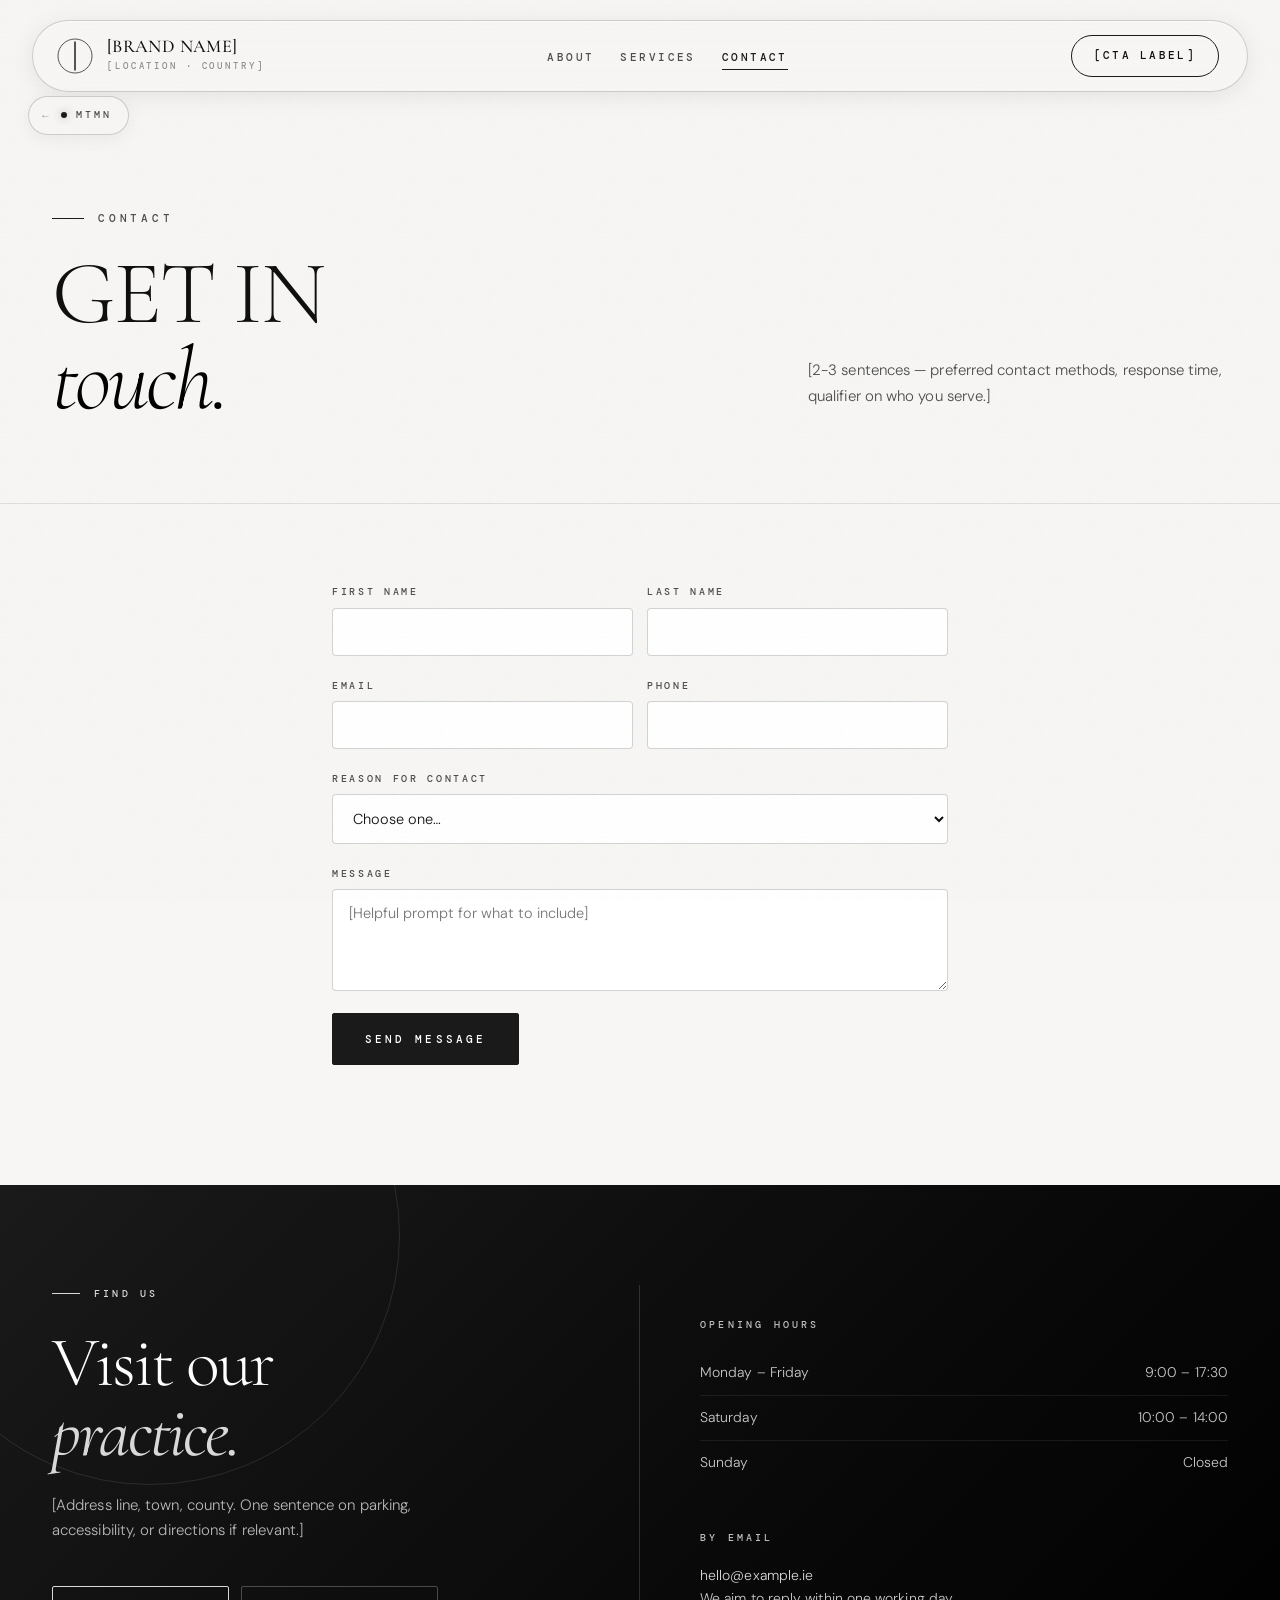
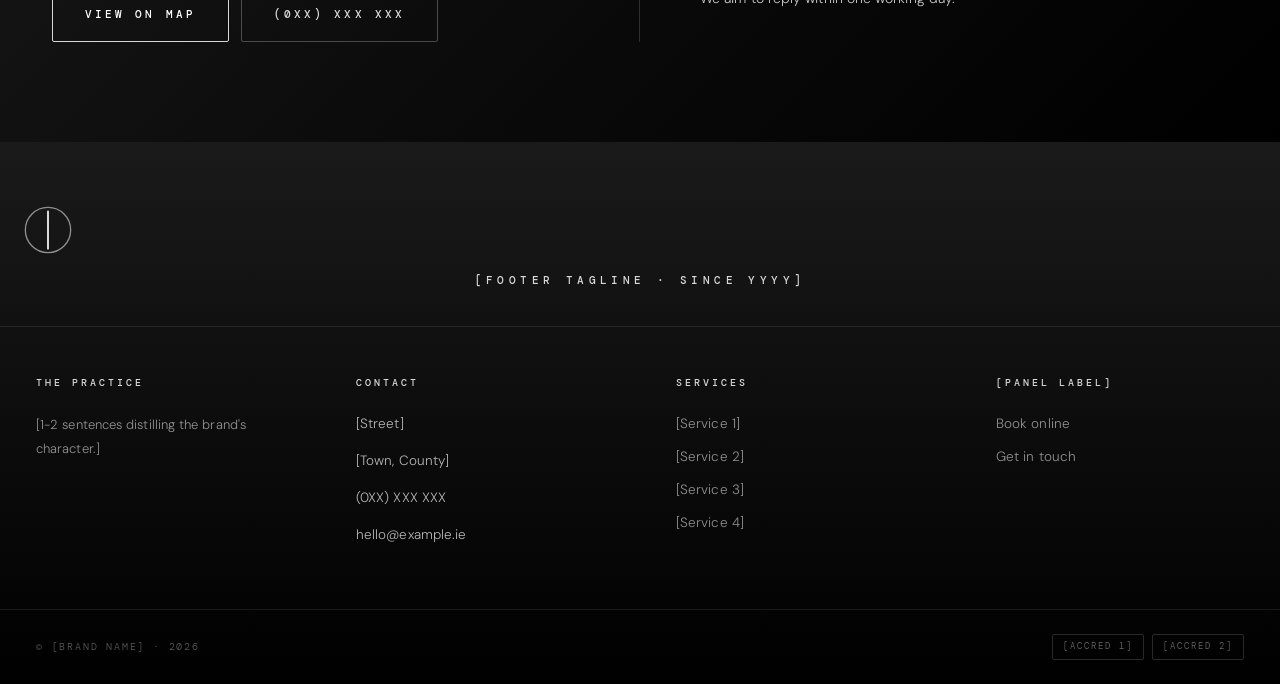
<file: contact.html>
<!DOCTYPE html>
<html lang="en">
<head>
<meta charset="utf-8">
<meta name="viewport" content="width=device-width,initial-scale=1">
<title>Contact — [Brand Name]</title>
<meta name="description" content="[~155-char description: how to get in touch, hours, location.]">
<link rel="preconnect" href="https://fonts.googleapis.com">
<link rel="preconnect" href="https://fonts.gstatic.com" crossorigin>
<link href="https://fonts.googleapis.com/css2?family=Cormorant+Garamond:ital,wght@0,300;0,400;0,500;0,600;1,300;1,400;1,500&family=DM+Sans:wght@300;400;500;600&family=DM+Mono:wght@400;500&display=swap" rel="stylesheet">
<link rel="stylesheet" href="shared.css">
</head>
<body>

<a class="mtmn-back" href="https://mtmn.ie/" aria-label="Back to MTMN Digital">
  <span class="mtmn-back-arrow">←</span>
  <span class="mtmn-back-dot" aria-hidden="true"></span>
  <span>MTMN</span>
</a>

<nav id="mainNav">
  <div class="nav-brand">
    <a href="index.html" style="display:flex;align-items:center;gap:14px">
      <svg class="nav-logo-mark" viewBox="0 0 36 36" fill="none">
        <circle cx="18" cy="18" r="17" stroke="currentColor" stroke-width="1" opacity=".7"/>
        <line x1="18" y1="4" x2="18" y2="32" stroke="currentColor" stroke-width="1.4" stroke-linecap="round"/>
      </svg>
      <div class="nav-brand-text">
        <div class="nav-brand-name">[Brand Name]</div>
        <div class="nav-brand-sub">[Location · Country]</div>
      </div>
    </a>
  </div>
  <ul>
    <li><a href="about.html">About</a></li>
    <li><a href="services.html">Services</a></li>
    <li><a href="contact.html" class="active">Contact</a></li>
  </ul>
  <a class="nav-cta" href="#book">[CTA Label]</a>
</nav>

<button class="nav-mobile-trigger" id="navMobileTrigger" aria-expanded="false" aria-controls="navMobilePanel">
  <span>Menu</span>
  <svg class="nav-mobile-chev" viewBox="0 0 24 24" fill="none" stroke="currentColor" stroke-width="2.2" stroke-linecap="round"><path d="M6 9l6 6 6-6"/></svg>
</button>
<div class="nav-mobile-panel" id="navMobilePanel">
  <a href="index.html">Home</a>
  <a href="about.html">About</a>
  <a href="services.html">Services</a>
  <a href="contact.html" class="active">Contact</a>
</div>

<!-- PAGE HEADER -->
<section class="page-header">
  <div class="page-header-inner">
    <div>
      <div class="page-header-eyebrow">Contact</div>
      <h1>Get in<br><em>touch.</em></h1>
    </div>
    <p class="page-header-sub">[2-3 sentences — preferred contact methods, response time, qualifier on who you serve.]</p>
  </div>
</section>

<!-- CONTACT FORM -->
<section class="contact-form-wrap" id="book">
  <div class="contact-form-inner">
    <form class="booking-form" id="contactForm" novalidate>
      <div class="field-row">
        <div class="field-group">
          <label class="field-label" for="firstName">First name</label>
          <input class="field-input" id="firstName" name="firstName" type="text" required>
        </div>
        <div class="field-group">
          <label class="field-label" for="lastName">Last name</label>
          <input class="field-input" id="lastName" name="lastName" type="text" required>
        </div>
      </div>
      <div class="field-row">
        <div class="field-group">
          <label class="field-label" for="email">Email</label>
          <input class="field-input" id="email" name="email" type="email" required>
        </div>
        <div class="field-group">
          <label class="field-label" for="phone">Phone</label>
          <input class="field-input" id="phone" name="phone" type="tel">
        </div>
      </div>
      <div class="field-group">
        <label class="field-label" for="topic">Reason for contact</label>
        <select class="field-select" id="topic" name="topic">
          <option value="">Choose one…</option>
          <option>[Option 1]</option>
          <option>[Option 2]</option>
          <option>[Option 3]</option>
          <option>Other</option>
        </select>
      </div>
      <div class="field-group">
        <label class="field-label" for="notes">Message</label>
        <textarea class="field-textarea" id="notes" name="notes" rows="4" placeholder="[Helpful prompt for what to include]"></textarea>
      </div>
      <button class="form-submit" type="submit">Send message</button>
    </form>
  </div>
</section>

<!-- BOOKING CTA — quick contact details -->
<section class="booking-cta">
  <div class="booking-cta-inner">
    <div class="booking-cta-left">
      <div class="booking-cta-label">Find us</div>
      <h2 class="booking-cta-heading">Visit our<br><em>practice.</em></h2>
      <p class="booking-cta-sub">[Address line, town, county. One sentence on parking, accessibility, or directions if relevant.]</p>
      <div class="booking-cta-actions">
        <a class="btn-book-main" href="https://maps.google.com/" target="_blank" rel="noopener">View on map</a>
        <a class="btn-book-call" href="tel:+3530XXXXXXXX">(0XX) XXX XXX</a>
      </div>
    </div>
    <div class="booking-cta-right">
      <div class="hours-block">
        <div class="hours-title">Opening Hours</div>
        <div class="hours-row"><span>Monday – Friday</span><span>9:00 – 17:30</span></div>
        <div class="hours-row"><span>Saturday</span><span>10:00 – 14:00</span></div>
        <div class="hours-row"><span>Sunday</span><span>Closed</span></div>
      </div>
      <div>
        <div class="hours-title">By email</div>
        <p style="font-size:14px;color:rgba(255,255,255,0.78);line-height:1.7">
          <a href="mailto:hello@example.ie" style="color:var(--accent-glow)">hello@example.ie</a><br>
          We aim to reply within one working day.
        </p>
      </div>
    </div>
  </div>
</section>

<footer>
  <div class="footer-mark">
    <div class="footer-mark-logo">
      <svg viewBox="0 0 36 36" fill="none">
        <circle cx="18" cy="18" r="17" stroke="#D8D8D8" stroke-width="1" opacity=".7"/>
        <line x1="18" y1="4" x2="18" y2="32" stroke="#FFFFFF" stroke-width="1.4" stroke-linecap="round"/>
      </svg>
    </div>
    <div class="footer-mark-tagline">[Footer tagline · Since YYYY]</div>
  </div>
  <div class="footer-top">
    <div class="footer-panel">
      <div class="footer-panel-label">The Practice</div>
      <p>[1-2 sentences distilling the brand's character.]</p>
    </div>
    <div class="footer-panel">
      <div class="footer-panel-label">Contact</div>
      <div class="footer-contact-item"><span class="footer-contact-val">[Street]</span></div>
      <div class="footer-contact-item"><span class="footer-contact-val">[Town, County]</span></div>
      <div class="footer-contact-item" style="margin-top:14px"><a class="footer-contact-val" href="tel:+3530XXXXXXXX">(0XX) XXX XXX</a></div>
      <div class="footer-contact-item"><a class="footer-contact-val" href="mailto:hello@example.ie">hello@example.ie</a></div>
    </div>
    <div class="footer-panel">
      <div class="footer-panel-label">Services</div>
      <div class="footer-services-list">
        <a href="services.html">[Service 1]</a>
        <a href="services.html">[Service 2]</a>
        <a href="services.html">[Service 3]</a>
        <a href="services.html">[Service 4]</a>
      </div>
    </div>
    <div class="footer-panel">
      <div class="footer-panel-label">[Panel label]</div>
      <div class="footer-services-list">
        <a href="contact.html#book">Book online</a>
        <a href="contact.html">Get in touch</a>
      </div>
    </div>
  </div>
  <div class="footer-bottom">
    <span class="footer-copy">© [Brand Name] · 2026</span>
    <div class="footer-accreds">
      <span class="footer-accred">[Accred 1]</span>
      <span class="footer-accred">[Accred 2]</span>
    </div>
  </div>
</footer>

<a href="tel:+3530XXXXXXXX" class="mobile-call-fab" aria-label="Call us">
  <svg width="16" height="16" viewBox="0 0 24 24" fill="none" stroke="currentColor" stroke-width="2" stroke-linecap="round"><path d="M22 16.92v3a2 2 0 01-2.18 2 19.79 19.79 0 01-8.63-3.07 19.5 19.5 0 01-6-6 19.79 19.79 0 01-3.07-8.67A2 2 0 014.11 2h3a2 2 0 012 1.72c.13.96.37 1.9.72 2.81a2 2 0 01-.45 2.11L8.09 9.91a16 16 0 006 6l1.27-1.27a2 2 0 012.11-.45c.91.35 1.85.59 2.81.72A2 2 0 0122 16.92z"/></svg>
  Call us
</a>

<script src="shared.js"></script>
</body>
</html>
</file>
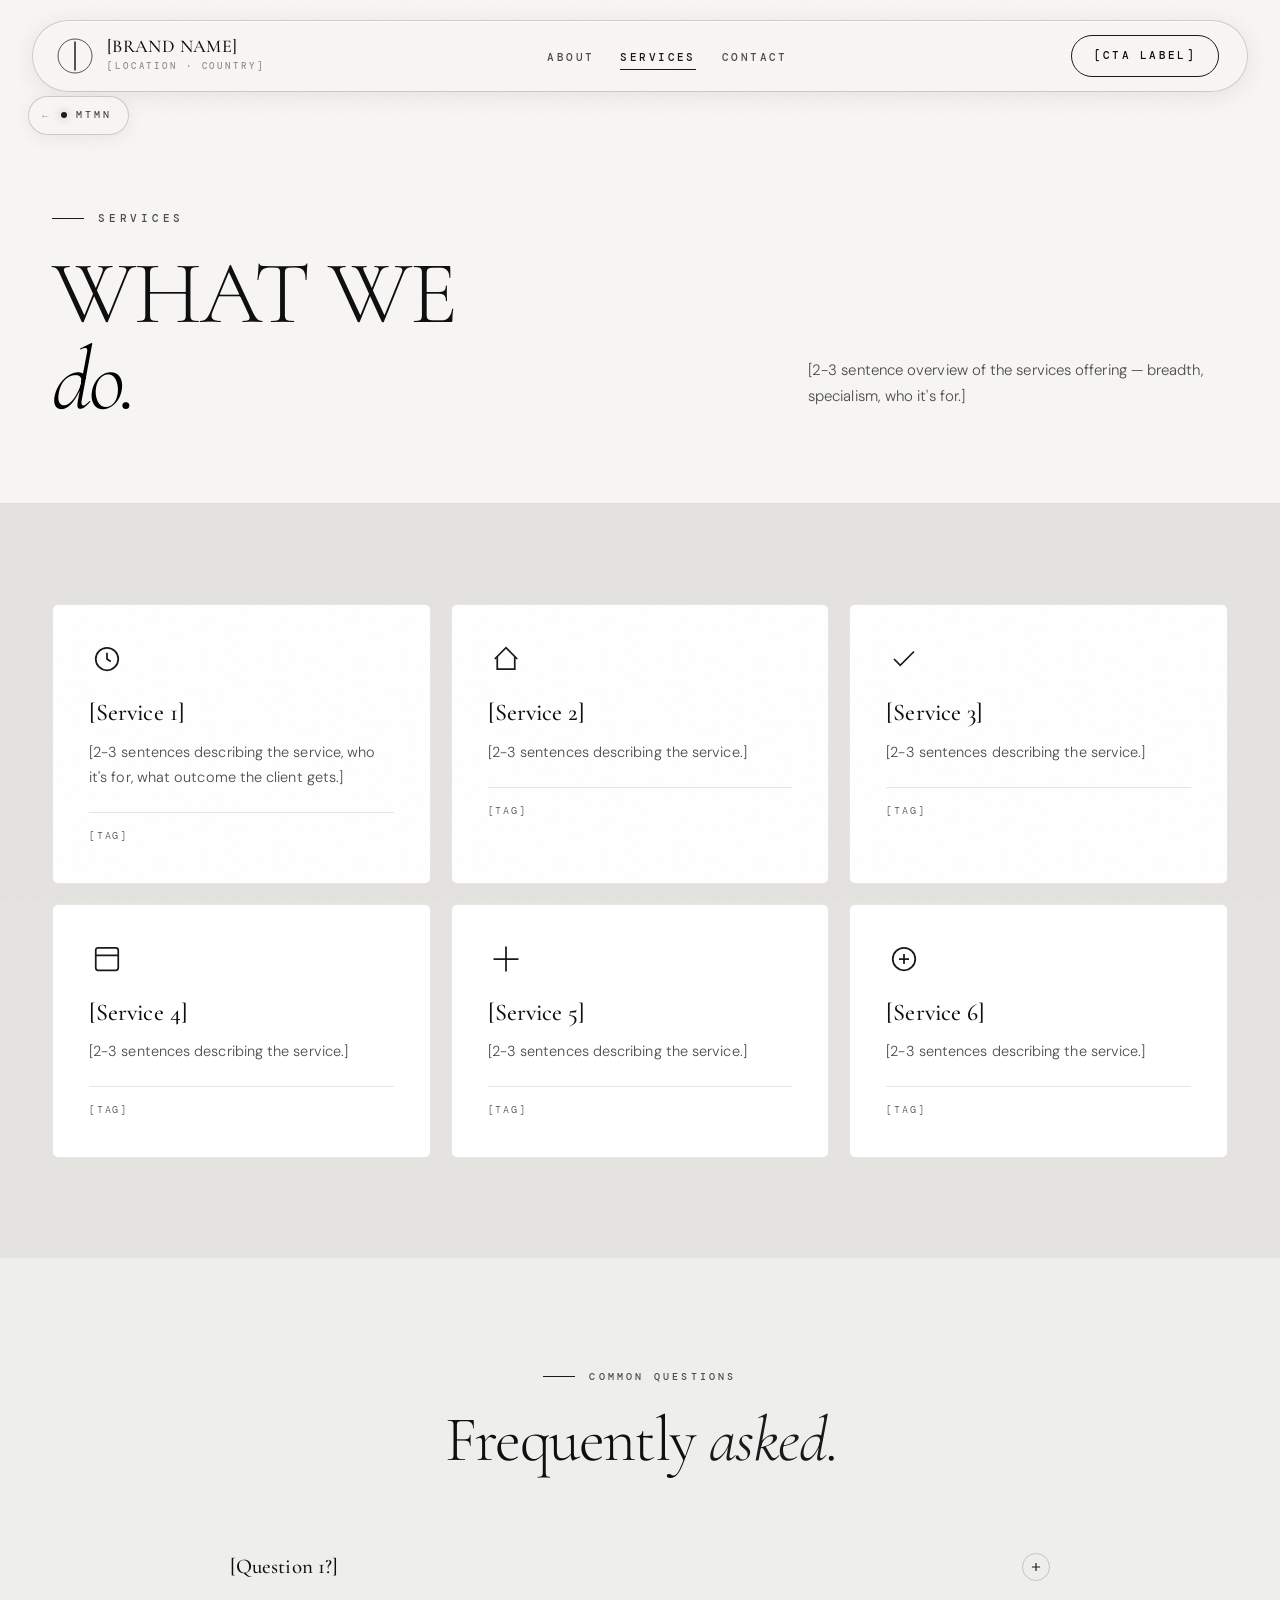
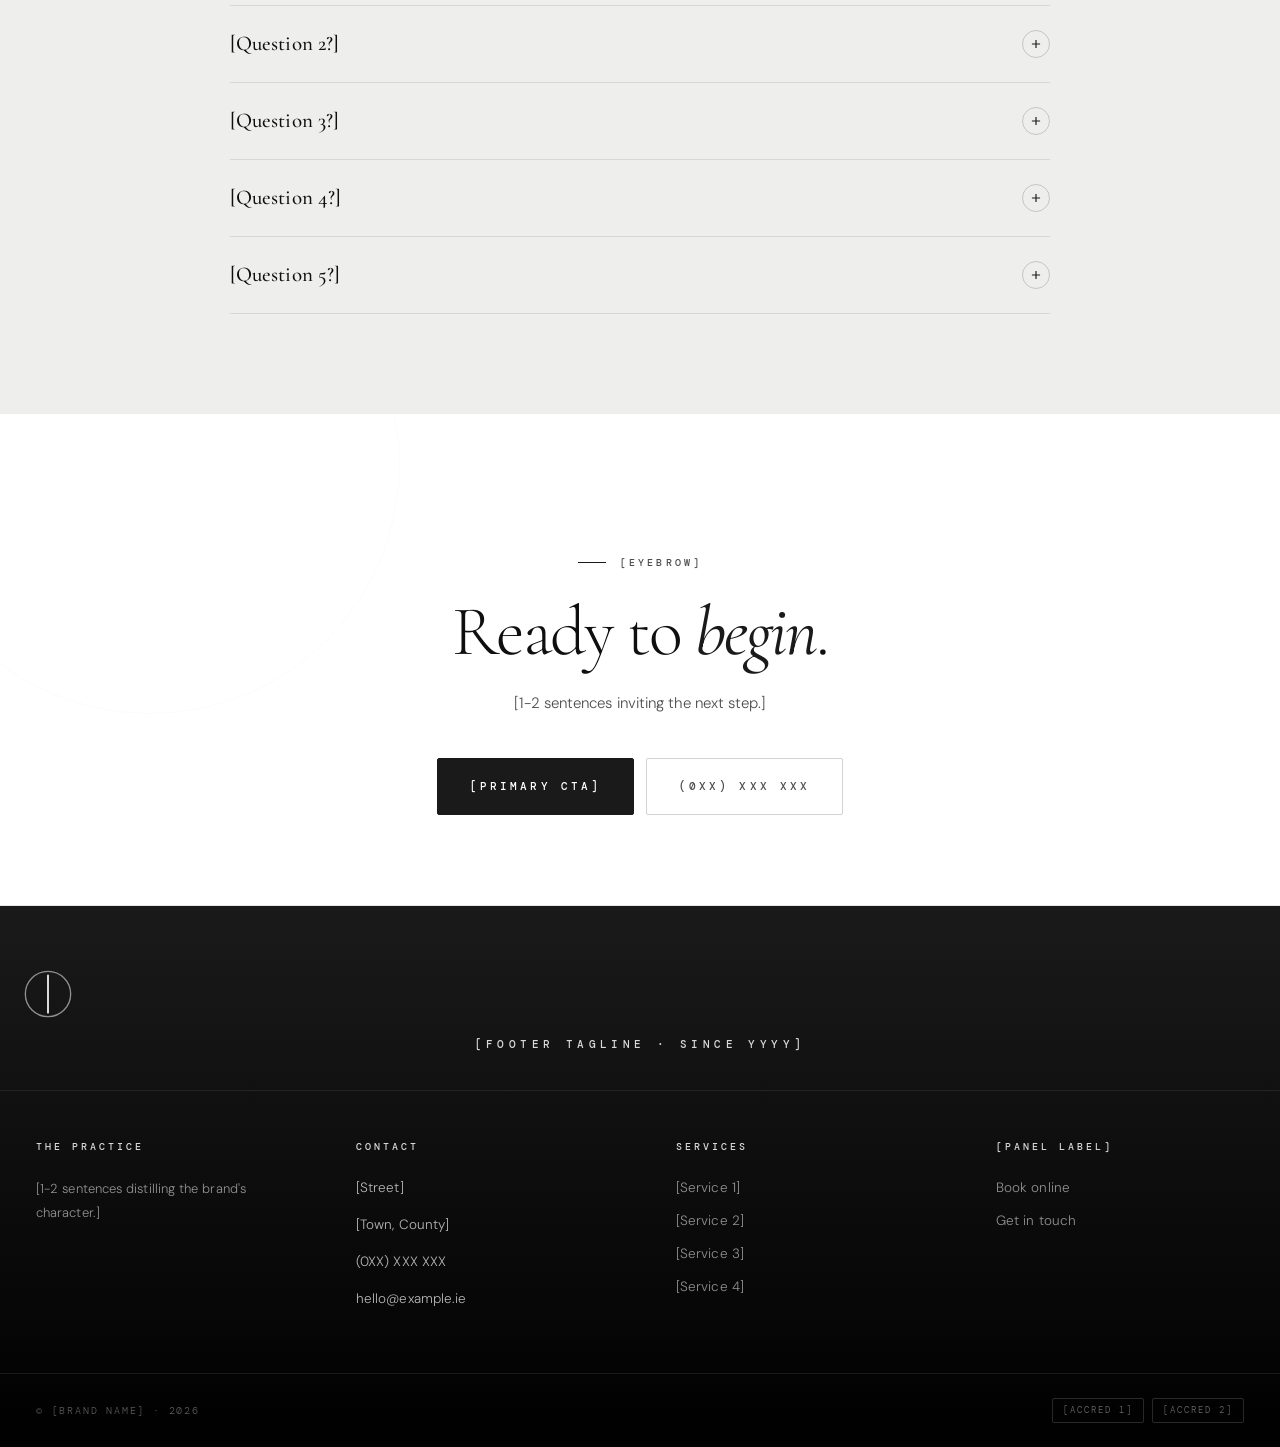
<file: services.html>
<!DOCTYPE html>
<html lang="en">
<head>
<meta charset="utf-8">
<meta name="viewport" content="width=device-width,initial-scale=1">
<title>Services — [Brand Name]</title>
<meta name="description" content="[~155-char description listing main services and the value proposition.]">
<link rel="preconnect" href="https://fonts.googleapis.com">
<link rel="preconnect" href="https://fonts.gstatic.com" crossorigin>
<link href="https://fonts.googleapis.com/css2?family=Cormorant+Garamond:ital,wght@0,300;0,400;0,500;0,600;1,300;1,400;1,500&family=DM+Sans:wght@300;400;500;600&family=DM+Mono:wght@400;500&display=swap" rel="stylesheet">
<link rel="stylesheet" href="shared.css">
</head>
<body>

<a class="mtmn-back" href="https://mtmn.ie/" aria-label="Back to MTMN Digital">
  <span class="mtmn-back-arrow">←</span>
  <span class="mtmn-back-dot" aria-hidden="true"></span>
  <span>MTMN</span>
</a>

<nav id="mainNav">
  <div class="nav-brand">
    <a href="index.html" style="display:flex;align-items:center;gap:14px">
      <svg class="nav-logo-mark" viewBox="0 0 36 36" fill="none">
        <circle cx="18" cy="18" r="17" stroke="currentColor" stroke-width="1" opacity=".7"/>
        <line x1="18" y1="4" x2="18" y2="32" stroke="currentColor" stroke-width="1.4" stroke-linecap="round"/>
      </svg>
      <div class="nav-brand-text">
        <div class="nav-brand-name">[Brand Name]</div>
        <div class="nav-brand-sub">[Location · Country]</div>
      </div>
    </a>
  </div>
  <ul>
    <li><a href="about.html">About</a></li>
    <li><a href="services.html" class="active">Services</a></li>
    <li><a href="contact.html">Contact</a></li>
  </ul>
  <a class="nav-cta" href="contact.html#book">[CTA Label]</a>
</nav>

<button class="nav-mobile-trigger" id="navMobileTrigger" aria-expanded="false" aria-controls="navMobilePanel">
  <span>Menu</span>
  <svg class="nav-mobile-chev" viewBox="0 0 24 24" fill="none" stroke="currentColor" stroke-width="2.2" stroke-linecap="round"><path d="M6 9l6 6 6-6"/></svg>
</button>
<div class="nav-mobile-panel" id="navMobilePanel">
  <a href="index.html">Home</a>
  <a href="about.html">About</a>
  <a href="services.html" class="active">Services</a>
  <a href="contact.html">Contact</a>
</div>

<!-- PAGE HEADER -->
<section class="page-header">
  <div class="page-header-inner">
    <div>
      <div class="page-header-eyebrow">Services</div>
      <h1>What we<br><em>do.</em></h1>
    </div>
    <p class="page-header-sub">[2-3 sentence overview of the services offering — breadth, specialism, who it's for.]</p>
  </div>
</section>

<!-- SERVICES GRID — full list -->
<section class="services">
  <div class="section-inner">
    <div class="services-grid">
      <div class="service-card reveal">
        <div class="service-icon"><svg viewBox="0 0 24 24" fill="none" stroke="currentColor" stroke-width="1.4"><circle cx="12" cy="12" r="9"/><path d="M12 7v5l3 2"/></svg></div>
        <h3>[Service 1]</h3>
        <p>[2-3 sentences describing the service, who it's for, what outcome the client gets.]</p>
        <span class="service-tag">[Tag]</span>
      </div>
      <div class="service-card reveal reveal-delay-1">
        <div class="service-icon"><svg viewBox="0 0 24 24" fill="none" stroke="currentColor" stroke-width="1.4"><path d="M3 12l9-9 9 9"/><path d="M5 10v10h14V10"/></svg></div>
        <h3>[Service 2]</h3>
        <p>[2-3 sentences describing the service.]</p>
        <span class="service-tag">[Tag]</span>
      </div>
      <div class="service-card reveal reveal-delay-2">
        <div class="service-icon"><svg viewBox="0 0 24 24" fill="none" stroke="currentColor" stroke-width="1.4"><path d="M20 6L9 17l-5-5"/></svg></div>
        <h3>[Service 3]</h3>
        <p>[2-3 sentences describing the service.]</p>
        <span class="service-tag">[Tag]</span>
      </div>
      <div class="service-card reveal">
        <div class="service-icon"><svg viewBox="0 0 24 24" fill="none" stroke="currentColor" stroke-width="1.4"><rect x="3" y="3" width="18" height="18" rx="2"/><path d="M3 9h18"/></svg></div>
        <h3>[Service 4]</h3>
        <p>[2-3 sentences describing the service.]</p>
        <span class="service-tag">[Tag]</span>
      </div>
      <div class="service-card reveal reveal-delay-1">
        <div class="service-icon"><svg viewBox="0 0 24 24" fill="none" stroke="currentColor" stroke-width="1.4"><path d="M12 2v20M2 12h20"/></svg></div>
        <h3>[Service 5]</h3>
        <p>[2-3 sentences describing the service.]</p>
        <span class="service-tag">[Tag]</span>
      </div>
      <div class="service-card reveal reveal-delay-2">
        <div class="service-icon"><svg viewBox="0 0 24 24" fill="none" stroke="currentColor" stroke-width="1.4"><circle cx="12" cy="12" r="9"/><path d="M8 12h8M12 8v8"/></svg></div>
        <h3>[Service 6]</h3>
        <p>[2-3 sentences describing the service.]</p>
        <span class="service-tag">[Tag]</span>
      </div>
    </div>
  </div>
</section>

<!-- FAQ -->
<section class="faq">
  <div class="section-inner">
    <div style="text-align:center;margin-bottom:56px">
      <div class="section-eyebrow" style="justify-content:center;display:inline-flex">Common questions</div>
      <h2 class="section-title">Frequently <em>asked</em>.</h2>
    </div>
    <div class="faq-list">
      <div class="faq-item">
        <div class="faq-q">
          <span>[Question 1?]</span>
          <span class="faq-icon"><svg width="14" height="14" viewBox="0 0 24 24" fill="none" stroke="currentColor" stroke-width="2"><path d="M12 5v14M5 12h14"/></svg></span>
        </div>
        <div class="faq-a">[Answer — 1-3 sentences. Direct and helpful.]</div>
      </div>
      <div class="faq-item">
        <div class="faq-q">
          <span>[Question 2?]</span>
          <span class="faq-icon"><svg width="14" height="14" viewBox="0 0 24 24" fill="none" stroke="currentColor" stroke-width="2"><path d="M12 5v14M5 12h14"/></svg></span>
        </div>
        <div class="faq-a">[Answer.]</div>
      </div>
      <div class="faq-item">
        <div class="faq-q">
          <span>[Question 3?]</span>
          <span class="faq-icon"><svg width="14" height="14" viewBox="0 0 24 24" fill="none" stroke="currentColor" stroke-width="2"><path d="M12 5v14M5 12h14"/></svg></span>
        </div>
        <div class="faq-a">[Answer.]</div>
      </div>
      <div class="faq-item">
        <div class="faq-q">
          <span>[Question 4?]</span>
          <span class="faq-icon"><svg width="14" height="14" viewBox="0 0 24 24" fill="none" stroke="currentColor" stroke-width="2"><path d="M12 5v14M5 12h14"/></svg></span>
        </div>
        <div class="faq-a">[Answer.]</div>
      </div>
      <div class="faq-item">
        <div class="faq-q">
          <span>[Question 5?]</span>
          <span class="faq-icon"><svg width="14" height="14" viewBox="0 0 24 24" fill="none" stroke="currentColor" stroke-width="2"><path d="M12 5v14M5 12h14"/></svg></span>
        </div>
        <div class="faq-a">[Answer.]</div>
      </div>
    </div>
  </div>
</section>

<!-- BOOKING CTA -->
<section class="booking-cta booking-cta-light" id="book">
  <div class="booking-cta-inner-centered">
    <div class="booking-cta-label">[Eyebrow]</div>
    <h2 class="booking-cta-heading">Ready to <em>begin</em>.</h2>
    <p class="booking-cta-sub">[1-2 sentences inviting the next step.]</p>
    <div class="booking-cta-actions">
      <a class="btn-book-main" href="contact.html#book">[Primary CTA]</a>
      <a class="btn-book-call" href="tel:+3530XXXXXXXX">(0XX) XXX XXX</a>
    </div>
  </div>
</section>

<footer>
  <div class="footer-mark">
    <div class="footer-mark-logo">
      <svg viewBox="0 0 36 36" fill="none">
        <circle cx="18" cy="18" r="17" stroke="#D8D8D8" stroke-width="1" opacity=".7"/>
        <line x1="18" y1="4" x2="18" y2="32" stroke="#FFFFFF" stroke-width="1.4" stroke-linecap="round"/>
      </svg>
    </div>
    <div class="footer-mark-tagline">[Footer tagline · Since YYYY]</div>
  </div>
  <div class="footer-top">
    <div class="footer-panel">
      <div class="footer-panel-label">The Practice</div>
      <p>[1-2 sentences distilling the brand's character.]</p>
    </div>
    <div class="footer-panel">
      <div class="footer-panel-label">Contact</div>
      <div class="footer-contact-item"><span class="footer-contact-val">[Street]</span></div>
      <div class="footer-contact-item"><span class="footer-contact-val">[Town, County]</span></div>
      <div class="footer-contact-item" style="margin-top:14px"><a class="footer-contact-val" href="tel:+3530XXXXXXXX">(0XX) XXX XXX</a></div>
      <div class="footer-contact-item"><a class="footer-contact-val" href="mailto:hello@example.ie">hello@example.ie</a></div>
    </div>
    <div class="footer-panel">
      <div class="footer-panel-label">Services</div>
      <div class="footer-services-list">
        <a href="services.html">[Service 1]</a>
        <a href="services.html">[Service 2]</a>
        <a href="services.html">[Service 3]</a>
        <a href="services.html">[Service 4]</a>
      </div>
    </div>
    <div class="footer-panel">
      <div class="footer-panel-label">[Panel label]</div>
      <div class="footer-services-list">
        <a href="contact.html#book">Book online</a>
        <a href="contact.html">Get in touch</a>
      </div>
    </div>
  </div>
  <div class="footer-bottom">
    <span class="footer-copy">© [Brand Name] · 2026</span>
    <div class="footer-accreds">
      <span class="footer-accred">[Accred 1]</span>
      <span class="footer-accred">[Accred 2]</span>
    </div>
  </div>
</footer>

<a href="tel:+3530XXXXXXXX" class="mobile-call-fab" aria-label="Call us">
  <svg width="16" height="16" viewBox="0 0 24 24" fill="none" stroke="currentColor" stroke-width="2" stroke-linecap="round"><path d="M22 16.92v3a2 2 0 01-2.18 2 19.79 19.79 0 01-8.63-3.07 19.5 19.5 0 01-6-6 19.79 19.79 0 01-3.07-8.67A2 2 0 014.11 2h3a2 2 0 012 1.72c.13.96.37 1.9.72 2.81a2 2 0 01-.45 2.11L8.09 9.91a16 16 0 006 6l1.27-1.27a2 2 0 012.11-.45c.91.35 1.85.59 2.81.72A2 2 0 0122 16.92z"/></svg>
  Call us
</a>

<script src="shared.js"></script>
</body>
</html>
</file>
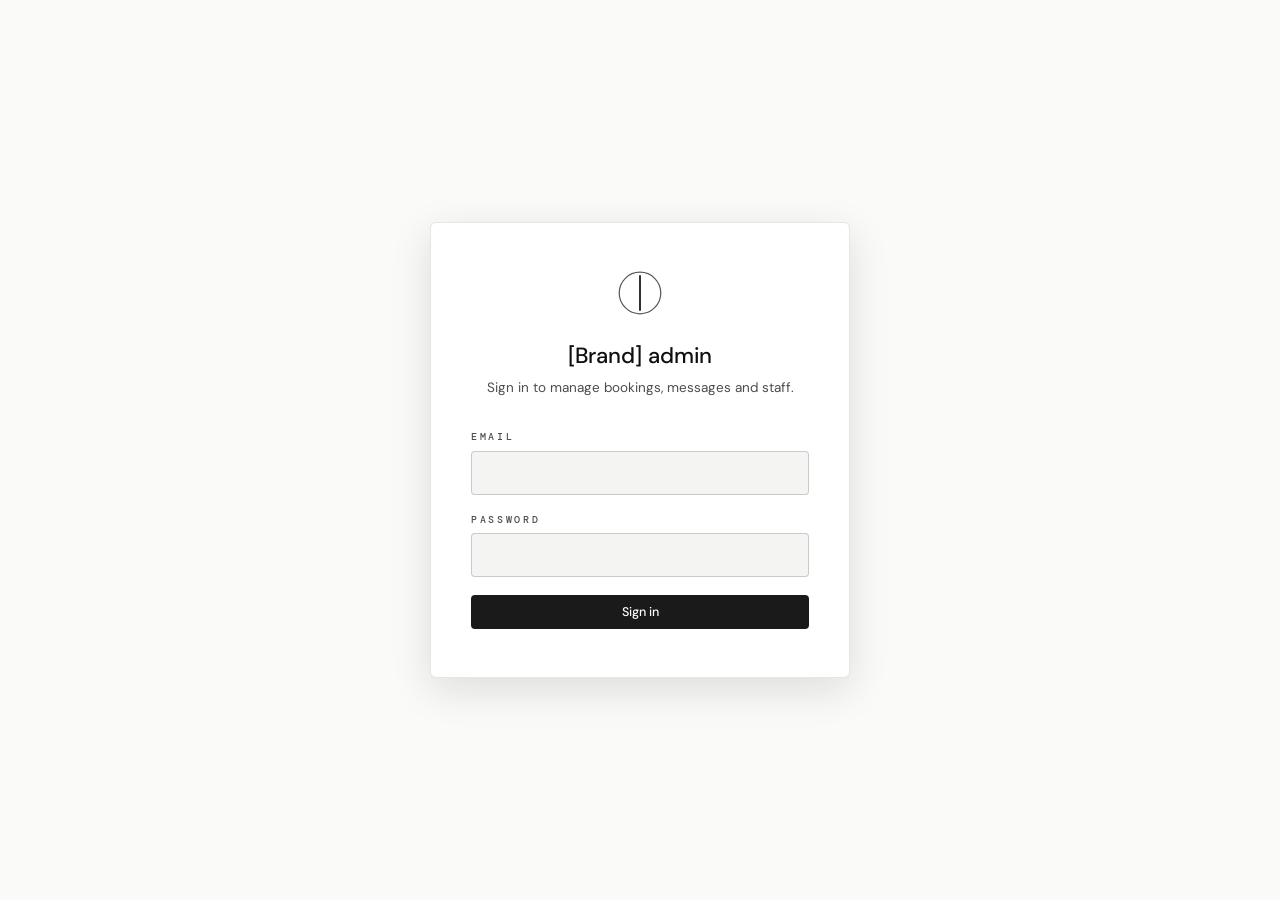
<file: modules/admin-dashboard/dashboard.html>
<!DOCTYPE html>
<html lang="en">
<head>
<meta charset="utf-8">
<meta name="viewport" content="width=device-width,initial-scale=1">
<meta name="robots" content="noindex,nofollow">
<title>Dashboard — [Brand Name]</title>
<link rel="preconnect" href="https://fonts.googleapis.com">
<link rel="preconnect" href="https://fonts.gstatic.com" crossorigin>
<link href="https://fonts.googleapis.com/css2?family=DM+Sans:wght@300;400;500;600&family=DM+Mono:wght@400;500&display=swap" rel="stylesheet">
<link rel="stylesheet" href="dashboard.css">
</head>
<body class="dash-body">

  <header class="dash-topbar">
    <div class="dash-brand">
      <svg width="28" height="28" viewBox="0 0 36 36" fill="none">
        <circle cx="18" cy="18" r="17" stroke="currentColor" stroke-width="1" opacity=".7"/>
        <line x1="18" y1="4" x2="18" y2="32" stroke="currentColor" stroke-width="1.4" stroke-linecap="round"/>
      </svg>
      <span>[Brand] admin</span>
    </div>
    <div class="dash-userbar">
      <span class="dash-user-email" id="userEmail"></span>
      <button class="btn-ghost" id="logoutBtn">Sign out</button>
    </div>
  </header>

  <div class="dash-shell">
    <nav class="dash-tabs">
      <button class="dash-tab is-active" data-tab="bookings"><span>Bookings</span><span class="dash-tab-count" id="cntBookings">0</span></button>
      <button class="dash-tab" data-tab="messages"><span>Messages</span><span class="dash-tab-count" id="cntMessages">0</span></button>
      <button class="dash-tab" data-tab="users"><span>Staff</span><span class="dash-tab-count" id="cntUsers">0</span></button>
    </nav>

    <main class="dash-main">
      <!-- Bookings -->
      <section class="dash-panel is-active" data-panel="bookings">
        <header class="dash-panel-head">
          <h2>Bookings</h2>
          <div class="dash-filters">
            <select id="bkStatusFilter" class="dash-select">
              <option value="">All statuses</option>
              <option value="pending">Pending</option>
              <option value="confirmed">Confirmed</option>
              <option value="completed">Completed</option>
              <option value="cancelled">Cancelled</option>
            </select>
          </div>
        </header>
        <div class="dash-list" id="bkList"></div>
        <aside class="dash-detail" id="bkDetail" hidden></aside>
      </section>

      <!-- Messages -->
      <section class="dash-panel" data-panel="messages">
        <header class="dash-panel-head"><h2>Contact messages</h2></header>
        <div class="dash-list" id="msgList"></div>
        <aside class="dash-detail" id="msgDetail" hidden></aside>
      </section>

      <!-- Users -->
      <section class="dash-panel" data-panel="users">
        <header class="dash-panel-head">
          <h2>Staff</h2>
          <button class="btn-primary" id="newUserBtn">Add staff</button>
        </header>
        <div class="dash-list" id="userList"></div>
        <aside class="dash-detail" id="userDetail" hidden></aside>
      </section>
    </main>
  </div>

  <div class="dash-toast" id="toast" hidden></div>

<script src="dashboard.js"></script>
</body>
</html>
</file>
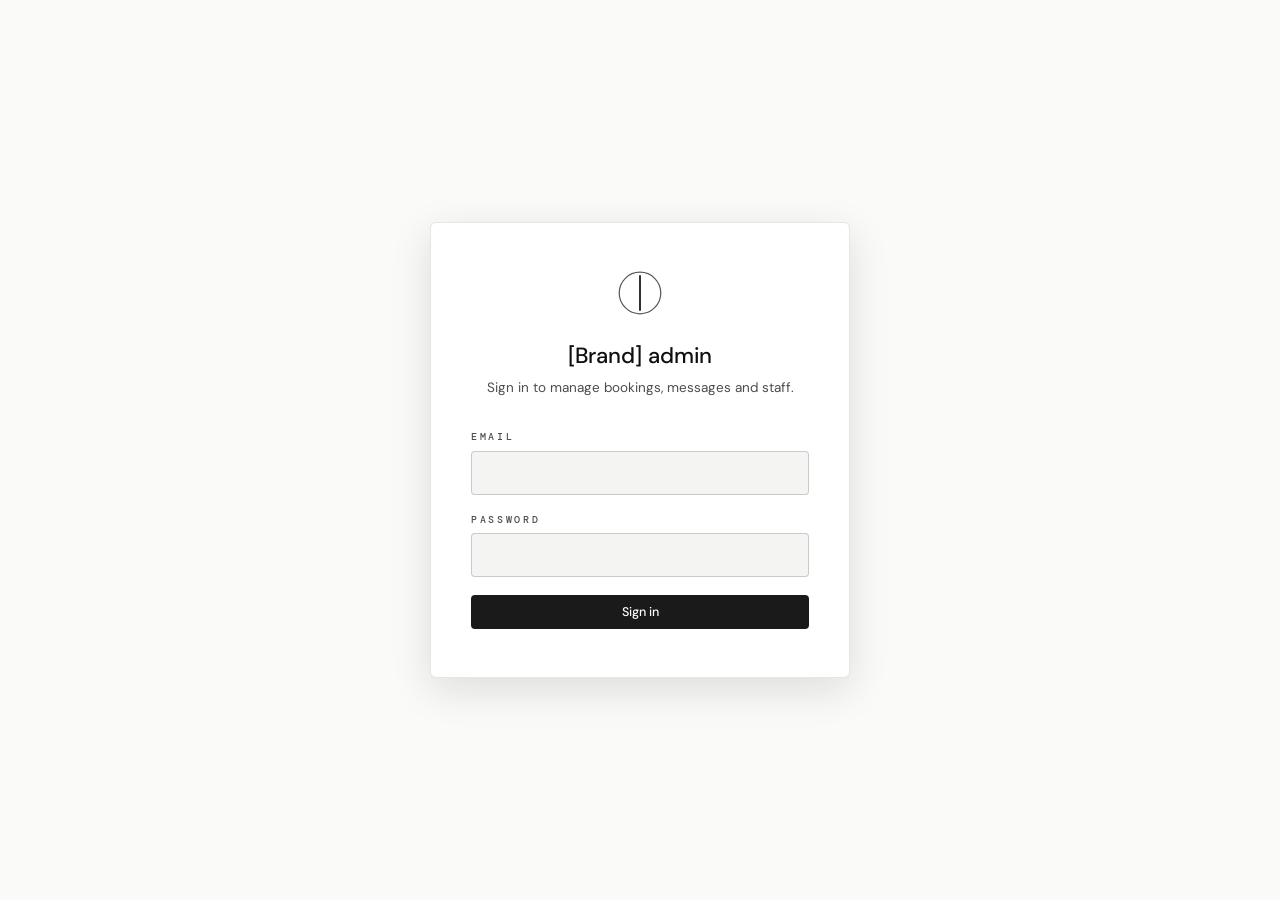
<file: modules/admin-dashboard/login.html>
<!DOCTYPE html>
<html lang="en">
<head>
<meta charset="utf-8">
<meta name="viewport" content="width=device-width,initial-scale=1">
<meta name="robots" content="noindex,nofollow">
<title>Admin login — [Brand Name]</title>
<link rel="preconnect" href="https://fonts.googleapis.com">
<link rel="preconnect" href="https://fonts.gstatic.com" crossorigin>
<link href="https://fonts.googleapis.com/css2?family=DM+Sans:wght@300;400;500;600&family=DM+Mono:wght@400;500&display=swap" rel="stylesheet">
<link rel="stylesheet" href="dashboard.css">
</head>
<body class="login-body">
  <main class="login-card">
    <div class="login-mark">
      <svg width="44" height="44" viewBox="0 0 36 36" fill="none">
        <circle cx="18" cy="18" r="17" stroke="currentColor" stroke-width="1" opacity=".7"/>
        <line x1="18" y1="4" x2="18" y2="32" stroke="currentColor" stroke-width="1.4" stroke-linecap="round"/>
      </svg>
    </div>
    <h1 class="login-title">[Brand] admin</h1>
    <p class="login-sub">Sign in to manage bookings, messages and staff.</p>

    <form id="loginForm" class="login-form" novalidate>
      <div class="field-group">
        <label for="email">Email</label>
        <input id="email" name="email" type="email" autocomplete="username" required>
      </div>
      <div class="field-group">
        <label for="password">Password</label>
        <input id="password" name="password" type="password" autocomplete="current-password" required>
      </div>
      <div class="login-error" id="loginError" hidden></div>
      <button type="submit" class="btn-primary">Sign in</button>
    </form>
  </main>

<script>
(function() {
  const form = document.getElementById('loginForm');
  const err = document.getElementById('loginError');

  // Already signed in? Hop to dashboard.
  if (sessionStorage.getItem('mtmnToken')) {
    window.location.href = 'dashboard.html';
  }

  form.addEventListener('submit', async (e) => {
    e.preventDefault();
    err.hidden = true;
    const fd = new FormData(form);
    try {
      const r = await fetch('/api/auth/login', {
        method: 'POST',
        headers: { 'Content-Type': 'application/json' },
        body: JSON.stringify({
          email: fd.get('email'),
          password: fd.get('password'),
        }),
      });
      const data = await r.json();
      if (!r.ok) throw new Error(data.error || 'sign-in failed');
      sessionStorage.setItem('mtmnToken', data.token);
      sessionStorage.setItem('mtmnUser', JSON.stringify(data.user));
      window.location.href = 'dashboard.html';
    } catch (e) {
      err.textContent = e.message || 'Sign-in failed';
      err.hidden = false;
    }
  });
})();
</script>
</body>
</html>
</file>
<file: shared.css>
/* =====================================================================
   MTMN TEMPLATE — SHARED STYLESHEET
   index.html · about.html · services.html · contact.html

   Default palette is neutral greyscale — swap the CUSTOMIZE block at the
   top of :root for brand colours. Everything below uses tokens; touch
   raw values only as a last resort.
   ===================================================================== */

*,*::before,*::after{box-sizing:border-box;margin:0;padding:0}

:root{
  /* === CUSTOMIZE PER PROJECT (neutral defaults — replace with brand) === */
  /* Page surfaces */
  --bg:#F7F6F4;
  --surface:#FFFFFF;
  --surface-alt:#EEEEEC;
  --surface-warm:#E4E3DF;

  /* Text */
  --ink:#0F0F0F;
  --ink-dim:#4D4D4D;
  --ink-faint:#8E8E8E;

  /* Accent (CTAs, active states, links) */
  --accent:#1A1A1A;
  --accent-deep:#000000;
  --accent-light:#BFBFBF;
  --accent-glow:#D8D8D8;

  /* Type families — replace if brand demands different fonts */
  --serif:'Cormorant Garamond',Georgia,serif;
  --sans:'DM Sans',system-ui,sans-serif;
  --mono:'DM Mono',ui-monospace,monospace;

  /* === STANDARD (rarely change) ========================================= */
  --rule:rgba(15,15,15,0.10);
  --rule-strong:rgba(15,15,15,0.18);
  --shadow:0 4px 24px rgba(15,15,15,0.07);
  --shadow-lg:0 18px 50px rgba(15,15,15,0.13);
  --radius:6px;
  --grad-dark:linear-gradient(135deg,#1A1A1A 0%,#0A0A0A 55%,#000000 100%);
  --ease-out:cubic-bezier(0.16,1,0.3,1);
  --ease-smooth:cubic-bezier(0.4,0,0.2,1);
}

html{scroll-behavior:smooth}
body{background:var(--bg);color:var(--ink);font-family:var(--sans);font-weight:300;line-height:1.7;-webkit-font-smoothing:antialiased;overflow-x:hidden;letter-spacing:0.005em}
a{color:inherit;text-decoration:none}
img,svg{max-width:100%;display:block}
button{font-family:inherit;cursor:pointer;border:none;background:none;color:inherit}
input,textarea,select{font-family:inherit;color:inherit}
::selection{background:var(--accent-light);color:var(--accent-deep)}

/* Subtle paper grain */
body::before{content:"";position:fixed;inset:0;pointer-events:none;z-index:1;opacity:.035;background-image:url("data:image/svg+xml;utf8,<svg xmlns='http://www.w3.org/2000/svg' width='200' height='200'><filter id='n'><feTurbulence baseFrequency='0.75' numOctaves='4' stitchTiles='stitch'/></filter><rect width='100%' height='100%' filter='url(%23n)'/></svg>")}

/* =====================================================================
   BACK-TO-MTMN PILL — keep on MTMN demo deliverables, delete for one-offs
   ===================================================================== */
.mtmn-back{position:fixed;top:96px;left:28px;z-index:101;display:inline-flex;align-items:center;gap:9px;padding:9px 16px 9px 13px;background:rgba(247,246,244,0.72);backdrop-filter:blur(18px);-webkit-backdrop-filter:blur(18px);border:1px solid rgba(15,15,15,0.18);border-radius:999px;font-family:var(--mono);font-size:9.5px;letter-spacing:.32em;text-transform:uppercase;font-weight:500;color:var(--ink-dim);box-shadow:0 4px 18px rgba(15,15,15,0.06);transition:all .35s var(--ease-out)}
.mtmn-back:hover{border-color:var(--accent);color:var(--ink);transform:translateY(-1px)}
.mtmn-back-arrow{font-size:11px;opacity:.55;transition:transform .3s var(--ease-out),opacity .3s var(--ease-out)}
.mtmn-back:hover .mtmn-back-arrow{transform:translateX(-3px);opacity:.9}
.mtmn-back-dot{width:6px;height:6px;border-radius:50%;background:var(--accent);box-shadow:0 0 10px rgba(15,15,15,0.35)}
@media(max-width:900px){.mtmn-back{top:auto;bottom:18px;left:18px;padding:8px 12px 8px 10px;font-size:8.5px;letter-spacing:.18em;gap:7px}.mtmn-back-dot{width:5px;height:5px}}

/* =====================================================================
   NAV — fixed glass pill, narrows when scrolled
   ===================================================================== */
nav{
  position:fixed;top:20px;left:50%;transform:translateX(-50%);
  z-index:100;width:95%;max-width:1480px;
  display:grid;grid-template-columns:auto 1fr auto;align-items:center;gap:40px;
  padding:14px 28px 14px 24px;
  background:rgba(247,246,244,0.72);
  backdrop-filter:blur(18px);-webkit-backdrop-filter:blur(18px);
  border:1px solid rgba(15,15,15,0.18);border-radius:999px;
  transition:width .65s var(--ease-out),background .55s var(--ease-out),box-shadow .55s var(--ease-out),border-color .55s var(--ease-out),padding .55s var(--ease-out);
  box-shadow:0 4px 24px rgba(15,15,15,0.08),inset 0 1px 0 rgba(255,255,255,0.5);
}
nav.scrolled{
  width:60%;
  background:rgba(247,246,244,0.06);
  backdrop-filter:blur(56px) saturate(2.4) brightness(1.06);
  -webkit-backdrop-filter:blur(56px) saturate(2.4) brightness(1.06);
  border-color:rgba(255,255,255,0.28);
  box-shadow:0 24px 72px rgba(15,15,15,0.22),0 4px 16px rgba(15,15,15,0.10),inset 0 1.5px 0 rgba(255,255,255,0.44);
  padding:10px 22px 10px 18px;
}
.nav-brand{display:flex;align-items:center;gap:14px}
.nav-logo-mark{width:36px;height:36px;flex-shrink:0;color:var(--ink)}
.nav-brand-name{font-family:var(--serif);font-size:18px;font-weight:500;color:var(--ink);line-height:1.1;letter-spacing:.02em;text-transform:uppercase}
.nav-brand-sub{font-size:9px;letter-spacing:.32em;text-transform:uppercase;color:var(--ink-faint);font-family:var(--mono);font-weight:500;margin-top:2px}
nav ul{display:flex;gap:42px;list-style:none;justify-content:center}
nav ul a{font-size:11px;font-weight:500;color:var(--ink-dim);letter-spacing:.22em;text-transform:uppercase;transition:color .3s var(--ease-out);position:relative;font-family:var(--mono)}
nav ul a::after{content:"";position:absolute;left:0;right:0;bottom:-6px;height:1px;background:var(--accent);transform:scaleX(0);transform-origin:left;transition:transform .4s var(--ease-out)}
nav ul a:hover,nav ul a.active{color:var(--accent)}
nav ul a:hover::after,nav ul a.active::after{transform:scaleX(1)}
.nav-cta{display:inline-flex;align-items:center;gap:8px;padding:11px 22px;background:transparent;color:var(--ink);border:1px solid var(--accent);border-radius:999px;font-size:10.5px;font-weight:500;letter-spacing:.22em;text-transform:uppercase;font-family:var(--mono);transition:all .4s var(--ease-out)}
.nav-cta:hover{background:var(--accent);color:#fff}

/* Mobile nav dropdown — trigger pill + sliding panel */
.nav-mobile-trigger,.nav-mobile-panel{display:none}

/* =====================================================================
   SECTION BREAK — thin dark gradient between light sections
   ===================================================================== */
.section-break{height:44px;background:linear-gradient(180deg,#0A0A0A 0%,#1A1A1A 48%,#0A0A0A 100%);position:relative;overflow:hidden}
.section-break::after{content:"";position:absolute;top:50%;left:50%;transform:translate(-50%,-50%);width:140px;height:1px;background:linear-gradient(90deg,transparent,rgba(216,216,216,0.50),transparent)}

/* =====================================================================
   HERO — kenburns bg + radial overlay + scroll cue
   ===================================================================== */
.hero{position:relative;height:100vh;min-height:680px;display:flex;align-items:center;justify-content:center;overflow:hidden}
.hero-bg{position:absolute;inset:0;z-index:0}
.hero-bg img{width:100%;height:100%;object-fit:cover;animation:kenburns 28s ease-in-out infinite alternate}
@keyframes kenburns{0%{transform:scale(1) translate(0,0)}100%{transform:scale(1.06) translate(-1.5%,-1%)}}
.hero-overlay{position:absolute;inset:0;z-index:1;background:radial-gradient(ellipse 140% 100% at 50% 45%, rgba(247,246,244,0.52) 0%, rgba(230,230,230,0.70) 55%, rgba(210,210,210,0.82) 100%);backdrop-filter:blur(2px) saturate(0.88);-webkit-backdrop-filter:blur(2px) saturate(0.88)}
.hero-content-center{position:relative;z-index:2;text-align:center;max-width:900px;padding:0 40px}
.hero-eyebrow{display:inline-flex;align-items:center;gap:16px;font-family:var(--mono);font-size:10.5px;letter-spacing:.36em;text-transform:uppercase;color:var(--ink-dim);margin-bottom:30px;font-weight:500}
.hero-eyebrow::before,.hero-eyebrow::after{content:"";width:32px;height:1px;background:var(--accent)}
.hero-content-center h1{font-family:var(--serif);font-weight:300;font-size:clamp(62px,9.5vw,132px);line-height:.90;letter-spacing:-.02em;color:var(--ink);text-transform:uppercase}
.hero-content-center h1 em{font-style:italic;font-weight:300;display:block;text-transform:none;letter-spacing:-.03em;color:var(--accent-deep)}
.hero-divider{width:56px;height:1px;background:rgba(15,15,15,0.22);margin:28px auto}
.hero-lede{font-size:15px;color:var(--ink-dim);line-height:1.75;max-width:500px;margin:0 auto 38px}
.hero-actions{display:flex;gap:16px;flex-wrap:wrap;align-items:center;justify-content:center}
.btn-hero-primary{display:inline-flex;align-items:center;gap:10px;padding:16px 36px;background:rgba(15,15,15,0.88);color:#fff;border:1px solid rgba(15,15,15,0.70);border-radius:2px;font-size:11px;font-weight:500;letter-spacing:.28em;text-transform:uppercase;font-family:var(--mono);transition:all .4s var(--ease-out);text-decoration:none}
.btn-hero-primary:hover{background:var(--ink);border-color:var(--ink)}
.btn-hero-secondary{display:inline-flex;align-items:center;gap:8px;padding:16px 24px;color:var(--ink-dim);font-size:11px;font-weight:500;letter-spacing:.28em;text-transform:uppercase;font-family:var(--mono);transition:color .3s var(--ease-out);text-decoration:none}
.btn-hero-secondary:hover{color:var(--ink)}
.hero-scroll{position:absolute;bottom:34px;left:50%;transform:translateX(-50%);z-index:2;display:flex;flex-direction:column;align-items:center;gap:10px;font-family:var(--mono);font-size:8.5px;letter-spacing:.40em;text-transform:uppercase;color:rgba(15,15,15,0.45)}
.hero-scroll-line{width:1px;height:38px;background:rgba(15,15,15,0.28);transform-origin:top;animation:scrollPulse 2.2s ease-in-out infinite}
@keyframes scrollPulse{0%,100%{transform:scaleY(1);opacity:.32}50%{transform:scaleY(0.3);opacity:.08}}

/* =====================================================================
   HERO META BAR — 4-column quick-facts strip below hero
   ===================================================================== */
.hero-meta-bar{background:var(--bg);border-bottom:1px solid var(--rule);padding:28px 52px}
.hero-meta-bar-inner{display:grid;grid-template-columns:repeat(4,1fr);gap:36px;max-width:1560px;margin:0 auto}
.hero-meta{display:flex;flex-direction:column;gap:3px}
.hero-meta-label{font-family:var(--mono);font-size:9px;letter-spacing:.2em;text-transform:uppercase;color:var(--ink-faint)}
.hero-meta-val{font-size:14px;color:var(--ink-dim)}
.hero-meta-val a{color:var(--accent);transition:opacity .3s var(--ease-out)}
.hero-meta-val a:hover{opacity:.7}

/* =====================================================================
   PAGE HEADER — for inner pages (about / services / contact)
   ===================================================================== */
.page-header{background:var(--bg);padding:200px 52px 80px;border-bottom:1px solid var(--rule);position:relative;overflow:hidden}
.page-header-inner{max-width:1560px;margin:0 auto;display:grid;grid-template-columns:1fr 1fr;gap:60px;align-items:end}
.page-header h1{font-family:var(--serif);font-weight:300;font-size:clamp(54px,7vw,110px);line-height:.96;letter-spacing:-.025em;color:var(--ink);text-transform:uppercase}
.page-header h1 em{font-style:italic;display:block;text-transform:none;letter-spacing:-.03em;color:var(--accent-deep)}
.page-header-sub{font-size:15px;color:var(--ink-dim);line-height:1.75;max-width:420px;justify-self:end;padding-bottom:14px}
.page-header-eyebrow{display:inline-flex;align-items:center;gap:14px;font-family:var(--mono);font-size:10.5px;letter-spacing:.36em;text-transform:uppercase;color:var(--ink-dim);margin-bottom:24px;font-weight:500}
.page-header-eyebrow::before{content:"";width:32px;height:1px;background:var(--accent)}

/* =====================================================================
   GRADIENT BAND — 4-stat band on dark gradient
   ===================================================================== */
.gradient-band{background:var(--grad-dark);padding:60px 52px;position:relative;overflow:hidden}
.gradient-band::before{content:"";position:absolute;top:-120px;right:-80px;width:420px;height:420px;border:1px solid rgba(216,216,216,0.10);border-radius:50%;pointer-events:none}
.gradient-band::after{content:"";position:absolute;bottom:-180px;left:-60px;width:340px;height:340px;border:1px solid rgba(216,216,216,0.07);border-radius:50%;pointer-events:none}
.gradient-band-inner{display:grid;grid-template-columns:repeat(4,1fr);max-width:1200px;margin:0 auto;position:relative;z-index:1}
.gradient-stat{text-align:center;padding:14px 28px;border-right:1px solid rgba(216,216,216,0.14)}
.gradient-stat:last-child{border-right:none}
.gradient-stat-num{font-family:var(--serif);font-size:clamp(40px,4.5vw,64px);font-weight:300;color:#fff;line-height:1;margin-bottom:10px;letter-spacing:-.03em}
.gradient-stat-num em{font-style:italic;color:var(--accent-glow)}
.gradient-stat-label{font-family:var(--mono);font-size:10px;letter-spacing:.28em;text-transform:uppercase;color:rgba(255,255,255,0.52);font-weight:500}

/* =====================================================================
   GRADIENT STRIP — single italic line on dark
   ===================================================================== */
.gradient-strip{background:var(--grad-dark);padding:44px 52px;position:relative;overflow:hidden;text-align:center}
.gradient-strip-text{font-family:var(--serif);font-weight:300;font-style:italic;font-size:clamp(24px,3vw,38px);color:rgba(255,255,255,0.82);letter-spacing:-.01em;max-width:700px;margin:0 auto}
.gradient-strip-label{font-family:var(--mono);font-size:9.5px;letter-spacing:.36em;text-transform:uppercase;color:var(--accent-glow);margin-bottom:14px;font-weight:500}

/* =====================================================================
   TRUST BAR — accreds / member-of strip
   ===================================================================== */
.trust-bar{background:var(--bg);border-bottom:1px solid var(--rule);padding:32px 52px}
.trust-inner{display:flex;align-items:center;justify-content:center;gap:36px;flex-wrap:wrap;max-width:1400px;margin:0 auto}
.trust-label{font-family:var(--mono);font-size:10px;letter-spacing:.32em;text-transform:uppercase;color:var(--ink-dim);flex-shrink:0;font-weight:500}
.trust-items{display:flex;gap:36px;flex-wrap:wrap;justify-content:center;align-items:center}
.trust-item{font-family:var(--serif);font-size:16px;color:var(--ink-dim);font-style:italic;display:flex;align-items:center;gap:10px}
.trust-item svg{width:20px;height:20px;opacity:.6;color:var(--accent)}
.trust-divider{width:1px;height:18px;background:var(--rule-strong)}

/* =====================================================================
   SECTION BASE
   ===================================================================== */
section{position:relative}
.section-inner{padding:100px 52px;max-width:1560px;margin:0 auto}
.section-eyebrow{display:inline-flex;align-items:center;gap:14px;font-family:var(--mono);font-size:10px;letter-spacing:.32em;text-transform:uppercase;color:var(--ink-dim);margin-bottom:22px;font-weight:500}
.section-eyebrow::before{content:"";width:32px;height:1px;background:var(--accent)}
.section-title{font-family:var(--serif);font-weight:300;font-size:clamp(42px,5vw,72px);line-height:1.02;letter-spacing:-.025em;color:var(--ink);margin-bottom:20px}
.section-title em{font-style:italic;color:var(--accent)}
.section-sub{font-size:16px;color:var(--ink-dim);max-width:580px;line-height:1.7}

/* =====================================================================
   ABOUT — split image + content
   ===================================================================== */
.about{background:var(--surface-alt)}
.about-grid{display:grid;grid-template-columns:1fr 1.1fr;gap:80px;align-items:center}
.about-image{position:relative;display:flex;justify-content:center;align-items:flex-start}
.about-image-frame{width:100%;max-width:500px;aspect-ratio:4/5;border-radius:var(--radius);overflow:hidden;position:relative;box-shadow:var(--shadow-lg);background:linear-gradient(145deg,var(--surface-warm) 0%,var(--surface) 100%)}
.about-image-frame img{width:100%;height:100%;object-fit:cover;transition:transform 1.2s var(--ease-out)}
.about-image-frame:hover img{transform:scale(1.04)}
.about-content p{font-size:16px;color:var(--ink-dim);line-height:1.8;margin-bottom:20px}
.about-values{display:grid;grid-template-columns:1fr 1fr;gap:18px;margin-top:40px}
.about-value{background:var(--surface);border-radius:var(--radius);padding:24px;border:1px solid var(--rule);transition:all .4s var(--ease-out)}
.about-value:hover{border-color:var(--accent-light);transform:translateY(-2px)}
.about-value h4{font-family:var(--serif);font-size:20px;font-weight:500;color:var(--ink);margin-bottom:6px}
.about-value p{font-size:13px;color:var(--ink-dim);line-height:1.6}

/* =====================================================================
   SERVICES — 3-up card grid with mouse-follow gradient
   ===================================================================== */
.services{background:var(--surface-warm)}
.services-head{display:flex;justify-content:space-between;align-items:flex-end;margin-bottom:56px;gap:40px}
.services-grid{display:grid;grid-template-columns:repeat(3,1fr);gap:20px}
.service-card{background:var(--surface);border:1px solid var(--rule);border-radius:var(--radius);padding:36px;transition:all .6s var(--ease-out);position:relative;overflow:hidden;--mx:50%;--my:50%}
.service-card::before{content:"";position:absolute;inset:0;background:radial-gradient(420px circle at var(--mx) var(--my),rgba(15,15,15,0.06),transparent 55%);opacity:0;transition:opacity .5s var(--ease-out);pointer-events:none}
.service-card:hover{border-color:var(--accent-light);transform:translateY(-6px);box-shadow:var(--shadow-lg)}
.service-card:hover::before{opacity:1}
.service-card>*{position:relative}
.service-icon{width:36px;height:36px;display:flex;align-items:center;justify-content:center;margin-bottom:22px;color:var(--accent)}
.service-icon svg{width:30px;height:30px}
.service-card h3{font-family:var(--serif);font-size:24px;font-weight:500;color:var(--ink);margin-bottom:12px;line-height:1.2}
.service-card p{font-size:14.5px;color:var(--ink-dim);line-height:1.7;margin-bottom:22px}
.service-tag{display:inline-block;font-family:var(--mono);font-size:10px;letter-spacing:.18em;text-transform:uppercase;color:var(--ink-dim);border-top:1px solid var(--rule);padding-top:14px;width:100%}

/* =====================================================================
   TESTIMONIALS — slide carousel (controlled by shared.js)
   ===================================================================== */
.testimonials{background:var(--surface);border-top:1px solid var(--rule);border-bottom:1px solid var(--rule);position:relative;overflow:hidden}
.testimonials .section-inner{padding-bottom:80px}
.testimonials-header{text-align:center;margin-bottom:64px}
.testimonials-header .section-eyebrow{justify-content:center;display:inline-flex}
.testimonials-carousel-wrap{display:flex;align-items:center;gap:24px;max-width:820px;margin:0 auto}
.testimonials-track{flex:1;position:relative;min-height:300px;overflow:hidden}
.testimonial-slide{position:absolute;width:100%;display:flex;flex-direction:column;align-items:center;text-align:center;padding:0 16px;opacity:0;pointer-events:none}
.testimonial-slide:first-child{opacity:1;pointer-events:auto}
.testimonial-qmark{font-family:var(--serif);font-size:72px;color:var(--accent);line-height:0.7;margin-bottom:20px;opacity:.5;font-style:italic;user-select:none}
.testimonial-quote-text{font-family:var(--serif);font-size:clamp(19px,2.4vw,27px);font-weight:300;font-style:italic;line-height:1.55;color:var(--ink-dim);max-width:640px;margin-bottom:34px}
.testimonial-author{display:flex;flex-direction:column;align-items:center;gap:5px;padding-top:20px;border-top:1px solid var(--rule);width:180px}
.testimonial-name{font-size:14px;font-weight:500;color:var(--ink)}
.testimonial-meta{font-family:var(--mono);font-size:9.5px;letter-spacing:.2em;text-transform:uppercase;color:var(--ink-dim);margin-top:2px}
.testimonial-btn{width:52px;height:52px;border-radius:50%;border:1px solid var(--rule-strong);background:var(--bg);color:var(--ink-dim);cursor:pointer;display:flex;align-items:center;justify-content:center;flex-shrink:0;transition:all .3s var(--ease-out)}
.testimonial-btn:hover{border-color:var(--accent);color:var(--accent);transform:scale(1.06)}
.testimonials-dots{display:flex;justify-content:center;gap:8px;margin-top:44px}
.testimonial-dot{width:7px;height:7px;border-radius:50%;background:rgba(15,15,15,0.20);border:none;cursor:pointer;padding:0;transition:all .4s var(--ease-out)}
.testimonial-dot.dot-active{background:var(--accent);width:26px;border-radius:4px}

/* =====================================================================
   FAQ ACCORDION — click to open one-at-a-time
   ===================================================================== */
.faq{background:var(--surface-alt)}
.faq-list{max-width:820px;margin:0 auto;display:flex;flex-direction:column;gap:0}
.faq-item{border-bottom:1px solid var(--rule);padding:24px 0;cursor:pointer;transition:padding .35s var(--ease-out)}
.faq-item:hover{padding-left:8px}
.faq-q{display:flex;justify-content:space-between;align-items:center;gap:20px;font-family:var(--serif);font-size:21px;font-weight:500;color:var(--ink);line-height:1.3}
.faq-icon{width:28px;height:28px;border-radius:50%;border:1px solid var(--rule-strong);display:flex;align-items:center;justify-content:center;color:var(--accent);flex-shrink:0;transition:transform .35s var(--ease-out),border-color .35s var(--ease-out)}
.faq-item.open .faq-icon{transform:rotate(45deg);border-color:var(--accent)}
.faq-a{max-height:0;overflow:hidden;font-size:15px;color:var(--ink-dim);line-height:1.75;transition:max-height .5s var(--ease-out),margin-top .5s var(--ease-out)}
.faq-item.open .faq-a{max-height:400px;margin-top:14px}

/* =====================================================================
   BOOKING CTA — full dark variant
   ===================================================================== */
.booking-cta{background:var(--grad-dark);position:relative;overflow:hidden}
.booking-cta::before{content:"";position:absolute;top:-200px;left:-100px;width:500px;height:500px;border:1px solid rgba(216,216,216,0.12);border-radius:50%;pointer-events:none}
.booking-cta-inner{display:grid;grid-template-columns:1fr 1fr;max-width:1400px;margin:0 auto;padding:100px 52px;position:relative;z-index:1}
.booking-cta-left{padding-right:60px;border-right:1px solid rgba(216,216,216,0.18)}
.booking-cta-label{font-family:var(--mono);font-size:10px;letter-spacing:.32em;text-transform:uppercase;color:var(--accent-glow);margin-bottom:26px;display:flex;align-items:center;gap:14px;font-weight:500}
.booking-cta-label::before{content:"";width:28px;height:1px;background:var(--accent-glow)}
.booking-cta-heading{font-family:var(--serif);font-weight:300;font-size:clamp(48px,5.5vw,84px);line-height:1;letter-spacing:-.03em;color:#fff;margin-bottom:24px}
.booking-cta-heading em{font-style:italic;color:var(--accent-glow);font-weight:400}
.booking-cta-sub{font-size:15px;color:rgba(255,255,255,0.7);line-height:1.7;max-width:380px;margin-bottom:42px}
.booking-cta-actions{display:flex;gap:12px;flex-wrap:wrap}
.btn-book-main{padding:18px 32px;background:transparent;color:#fff;border:1px solid var(--accent-glow);font-family:var(--mono);font-size:11px;font-weight:500;letter-spacing:.28em;text-transform:uppercase;border-radius:2px;transition:all .4s var(--ease-out);text-decoration:none;display:inline-flex;align-items:center}
.btn-book-main:hover{background:var(--accent-glow);color:var(--ink)}
.btn-book-call{padding:18px 32px;background:transparent;color:rgba(255,255,255,0.85);border:1px solid rgba(255,255,255,0.25);font-size:11px;font-weight:500;letter-spacing:.28em;text-transform:uppercase;border-radius:2px;font-family:var(--mono);text-decoration:none;display:inline-flex;align-items:center;transition:all .4s var(--ease-out)}
.btn-book-call:hover{border-color:#fff;color:#fff}
.booking-cta-right{padding-left:60px;display:flex;flex-direction:column;gap:44px;justify-content:center}
.hours-title{font-family:var(--mono);font-size:10px;letter-spacing:.32em;text-transform:uppercase;color:var(--accent-light);margin-bottom:18px;font-weight:500}
.hours-row{display:flex;justify-content:space-between;padding:10px 0;border-bottom:1px solid rgba(255,255,255,0.08);font-size:14px;color:rgba(255,255,255,0.78)}
.hours-row:last-of-type{border-bottom:none}

/* Light variant for contact pages */
.booking-cta-light{background:var(--surface);border-bottom:1px solid var(--rule);position:relative;overflow:hidden}
.booking-cta-light .booking-cta-inner-centered{max-width:760px;margin:0 auto;padding:140px 52px 90px;position:relative;z-index:1;text-align:center;display:flex;flex-direction:column;align-items:center}
.booking-cta-light .booking-cta-label{color:var(--ink-dim);justify-content:center}
.booking-cta-light .booking-cta-label::before{background:var(--accent)}
.booking-cta-light .booking-cta-heading{color:var(--ink)}
.booking-cta-light .booking-cta-heading em{color:var(--accent)}
.booking-cta-light .booking-cta-sub{color:var(--ink-dim);max-width:520px;margin:0 auto 42px}
.booking-cta-light .booking-cta-actions{justify-content:center}
.booking-cta-light .btn-book-main{background:var(--accent);color:#fff;border-color:var(--accent)}
.booking-cta-light .btn-book-main:hover{background:var(--accent-deep);border-color:var(--accent-deep)}
.booking-cta-light .btn-book-call{color:var(--ink-dim);border-color:var(--rule-strong)}
.booking-cta-light .btn-book-call:hover{border-color:var(--ink);color:var(--ink)}

/* =====================================================================
   CONTACT FORM (basic — for booking-calendar pattern see modules/booking-calendar)
   ===================================================================== */
.contact-form-wrap{background:var(--bg)}
.contact-form-inner{max-width:720px;margin:0 auto;padding:80px 52px 120px}
.field-group{display:flex;flex-direction:column;gap:7px;margin-bottom:22px}
.field-label{font-family:var(--mono);font-size:9.5px;letter-spacing:.28em;text-transform:uppercase;color:var(--ink-dim);font-weight:500}
.field-input,.field-textarea,.field-select{background:var(--surface);border:1px solid var(--rule-strong);border-radius:4px;padding:14px 16px;font-family:var(--sans);font-size:14.5px;color:var(--ink);transition:all .3s var(--ease-out);font-weight:300}
.field-input:focus,.field-textarea:focus,.field-select:focus{outline:none;border-color:var(--accent);background:#fff;box-shadow:0 0 0 3px rgba(15,15,15,0.10)}
.field-input.is-error,.field-textarea.is-error{border-color:#B8533F;background:rgba(184,83,63,0.04);box-shadow:0 0 0 3px rgba(184,83,63,0.10)}
.field-textarea{min-height:96px;resize:vertical;font-family:inherit}
.field-row{display:grid;grid-template-columns:1fr 1fr;gap:14px}
.form-submit{padding:18px 32px;background:var(--accent);color:#fff;border:1px solid var(--accent);border-radius:2px;cursor:pointer;font-family:var(--mono);font-size:11px;font-weight:500;letter-spacing:.28em;text-transform:uppercase;transition:all .4s var(--ease-out);align-self:flex-start}
.form-submit:hover{background:var(--accent-deep);border-color:var(--accent-deep);transform:translateY(-1px)}

/* =====================================================================
   FOOTER — dark gradient with 4 panels + accreds row
   ===================================================================== */
footer{background:linear-gradient(180deg,#1A1A1A 0%,#000000 100%);color:rgba(255,255,255,0.65);position:relative}
.footer-mark{padding:64px 24px 36px;text-align:center;border-bottom:1px solid rgba(216,216,216,0.10)}
.footer-mark-logo svg{width:48px;height:48px;opacity:.9}
.footer-mark-tagline{font-family:var(--mono);font-size:10.5px;letter-spacing:.42em;text-transform:uppercase;color:var(--accent-glow);font-weight:500;margin-top:18px}
.footer-top{display:grid;grid-template-columns:repeat(4,1fr);border-bottom:1px solid rgba(216,216,216,0.10);max-width:1400px;margin:0 auto}
.footer-panel{padding:48px 36px}
.footer-panel-label{font-family:var(--mono);font-size:9.5px;letter-spacing:.32em;text-transform:uppercase;color:var(--accent-glow);margin-bottom:22px;font-weight:500}
.footer-panel p{font-size:13px;line-height:1.8;color:rgba(255,255,255,0.55)}
.footer-contact-item{display:flex;flex-direction:column;gap:3px;margin-bottom:14px}
.footer-contact-val{font-size:13.5px;color:rgba(255,255,255,0.7);transition:color .3s var(--ease-out)}
.footer-contact-val:hover{color:var(--accent-glow)}
.footer-services-list{display:flex;flex-direction:column;gap:10px}
.footer-services-list a{font-size:13.5px;color:rgba(255,255,255,0.55);transition:color .3s var(--ease-out)}
.footer-services-list a:hover{color:var(--accent-glow)}
.footer-bottom{padding:24px 36px;display:flex;justify-content:space-between;align-items:center;flex-wrap:wrap;gap:14px;max-width:1400px;margin:0 auto}
.footer-copy{font-family:var(--mono);font-size:10px;letter-spacing:.18em;color:rgba(255,255,255,0.35);text-transform:uppercase}
.footer-accreds{display:flex;gap:8px}
.footer-accred{font-family:var(--mono);font-size:9px;letter-spacing:.22em;text-transform:uppercase;color:rgba(255,255,255,0.4);border:1px solid rgba(216,216,216,0.18);padding:4px 10px;border-radius:2px}

/* =====================================================================
   REVEAL ANIMATIONS — apply .reveal class to fade-up on scroll
   ===================================================================== */
.reveal{opacity:0;transform:translateY(36px);transition:opacity 1.1s var(--ease-out),transform 1.1s var(--ease-out)}
.reveal.in-view{opacity:1;transform:translateY(0)}
.reveal-delay-1{transition-delay:.12s}
.reveal-delay-2{transition-delay:.24s}
.reveal-delay-3{transition-delay:.36s}
.reveal-delay-4{transition-delay:.48s}

/* =====================================================================
   MOBILE FAB — sticky call button
   ===================================================================== */
.mobile-call-fab{display:none;position:fixed;bottom:18px;right:18px;z-index:90;background:var(--accent);color:#fff;padding:14px 22px;border-radius:999px;font-size:11px;font-weight:500;letter-spacing:.28em;text-transform:uppercase;font-family:var(--mono);box-shadow:0 8px 28px rgba(15,15,15,0.4);align-items:center;gap:8px;text-decoration:none;transition:all .4s var(--ease-out)}
.mobile-call-fab:active{transform:scale(0.96)}

/* =====================================================================
   RESPONSIVE
   ===================================================================== */
@media(min-width:901px) and (max-width:1280px){
  nav{gap:24px}
  nav ul{gap:26px}
  nav.scrolled{width:82%;gap:20px}
}

@media(max-width:1100px){
  .about-grid{grid-template-columns:1fr;gap:48px}
  .about-image-frame{max-width:380px}
  .gradient-band-inner{grid-template-columns:repeat(2,1fr)}
  .gradient-stat{border-right:none;border-bottom:1px solid rgba(216,216,216,0.14)}
  .gradient-stat:nth-child(odd){border-right:1px solid rgba(216,216,216,0.14)}
  .gradient-stat:nth-last-child(-n+2){border-bottom:none}
  .page-header-inner{grid-template-columns:1fr;gap:30px}
  .page-header-sub{justify-self:start;padding-bottom:0}
}

@media(max-width:900px){
  nav{padding:10px 12px 10px 14px;grid-template-columns:1fr auto;gap:10px;width:95%}
  nav.scrolled{width:92%}
  .nav-brand{gap:9px;min-width:0}
  .nav-logo-mark{width:26px;height:26px}
  .nav-brand-name{font-size:12px;letter-spacing:.01em;line-height:1.15;white-space:normal}
  .nav-brand-sub{display:none}
  nav ul{display:none}
  .nav-cta{padding:8px 12px;font-size:8.5px;letter-spacing:.12em;gap:6px;white-space:nowrap}
  .hero-content-center{padding:0 24px}
  .hero-content-center h1{font-size:clamp(46px,12vw,78px)}
  .hero-meta-bar{padding:20px 16px}
  .hero-meta-bar-inner{grid-template-columns:1fr 1fr;gap:20px}
  .gradient-band{padding:40px 20px}
  .gradient-band-inner{grid-template-columns:repeat(2,1fr)}
  .trust-bar{padding:20px 16px}
  .trust-divider{display:none}
  .section-inner{padding:70px 20px}
  .services-grid{grid-template-columns:1fr}
  .services-head{flex-direction:column;align-items:flex-start}
  .footer-top{grid-template-columns:1fr}
  .footer-panel{padding:32px 20px}
  .booking-cta-inner{grid-template-columns:1fr;padding:52px 20px}
  .booking-cta-left{padding-right:0;border-right:none;border-bottom:1px solid rgba(255,255,255,0.12);padding-bottom:40px}
  .booking-cta-right{padding-left:0}
  .booking-cta-light .booking-cta-inner-centered{padding:120px 20px 70px}
  .mobile-call-fab{display:inline-flex}
  .field-row{grid-template-columns:1fr}
  .page-header{padding:160px 20px 60px}
  .section-break{height:32px}
  .contact-form-inner{padding:60px 20px 90px}

  /* Mobile nav dropdown */
  .nav-mobile-trigger{display:inline-flex;position:fixed;top:74px;left:50%;transform:translateX(-50%);z-index:99;align-items:center;justify-content:center;gap:9px;padding:9px 18px;background:rgba(247,246,244,0.82);backdrop-filter:blur(18px);-webkit-backdrop-filter:blur(18px);border:1px solid rgba(15,15,15,0.18);border-radius:999px;color:var(--ink-dim);font-family:var(--mono);font-size:9.5px;letter-spacing:.28em;text-transform:uppercase;font-weight:500;cursor:pointer;box-shadow:0 6px 18px rgba(15,15,15,0.10);transition:all .35s var(--ease-out)}
  .nav-mobile-trigger:hover,.nav-mobile-trigger[aria-expanded="true"]{border-color:var(--accent);color:var(--ink);background:rgba(247,246,244,0.95)}
  .nav-mobile-chev{width:11px;height:11px;flex-shrink:0;transition:transform .35s var(--ease-out)}
  .nav-mobile-trigger[aria-expanded="true"] .nav-mobile-chev{transform:rotate(180deg)}
  .nav-mobile-panel{display:flex;flex-direction:column;position:fixed;top:118px;left:50%;transform:translateX(-50%) translateY(-10px);z-index:98;width:min(92%,320px);background:rgba(247,246,244,0.96);backdrop-filter:blur(22px);-webkit-backdrop-filter:blur(22px);border:1px solid rgba(15,15,15,0.18);border-radius:14px;box-shadow:0 22px 50px rgba(15,15,15,0.18);opacity:0;pointer-events:none;overflow:hidden;transition:all .42s var(--ease-out)}
  .nav-mobile-panel.open{opacity:1;pointer-events:auto;transform:translateX(-50%) translateY(0)}
  .nav-mobile-panel a{padding:14px 22px;font-family:var(--mono);font-size:11px;letter-spacing:.22em;text-transform:uppercase;font-weight:500;color:var(--ink-dim);border-top:1px solid rgba(15,15,15,0.08);transition:all .25s var(--ease-out)}
  .nav-mobile-panel a:first-child{border-top:none}
  .nav-mobile-panel a:hover,.nav-mobile-panel a.active{background:rgba(15,15,15,0.06);color:var(--accent);padding-left:30px}
}

@media(max-width:480px){
  nav{padding:9px 10px 9px 12px;gap:8px}
  .nav-brand{gap:7px}
  .nav-logo-mark{width:24px;height:24px}
  .nav-brand-name{font-size:10.5px;max-width:140px}
  .nav-cta{padding:7px 10px;font-size:8px;letter-spacing:.08em}
}
</file>
<file: modules/admin-dashboard/dashboard.css>
/* =====================================================================
   ADMIN DASHBOARD — standalone (not appended to shared.css)
   Denser, utility-led visual language for staff-facing tools.
   ===================================================================== */

*,*::before,*::after{box-sizing:border-box;margin:0;padding:0}

:root{
  --bg:#FAFAF9;
  --surface:#FFFFFF;
  --surface-2:#F4F4F2;
  --ink:#0F0F0F;
  --ink-dim:#4D4D4D;
  --ink-faint:#8E8E8E;
  --accent:#1A1A1A;
  --accent-deep:#000000;
  --rule:rgba(15,15,15,0.10);
  --rule-strong:rgba(15,15,15,0.18);
  --error:#B8533F;
  --success:#3A7150;
  --shadow:0 4px 18px rgba(15,15,15,0.06);
  --shadow-lg:0 12px 40px rgba(15,15,15,0.12);
  --radius:6px;
  --sans:'DM Sans',system-ui,sans-serif;
  --mono:'DM Mono',ui-monospace,monospace;
  --ease-out:cubic-bezier(0.16,1,0.3,1);
}

html,body{background:var(--bg);color:var(--ink);font-family:var(--sans);font-weight:400;line-height:1.5;-webkit-font-smoothing:antialiased}
button{font-family:inherit;cursor:pointer;border:none;background:none;color:inherit}
input,select,textarea{font-family:inherit;color:inherit}

/* =====================================================================
   LOGIN PAGE
   ===================================================================== */
.login-body{min-height:100vh;display:flex;align-items:center;justify-content:center;padding:40px 20px}
.login-card{background:var(--surface);border:1px solid var(--rule);border-radius:var(--radius);padding:48px 40px;width:100%;max-width:420px;box-shadow:var(--shadow-lg)}
.login-mark{display:flex;justify-content:center;margin-bottom:24px;color:var(--ink)}
.login-title{font-size:22px;font-weight:500;text-align:center;margin-bottom:6px}
.login-sub{font-size:13.5px;color:var(--ink-dim);text-align:center;margin-bottom:32px}
.login-form{display:flex;flex-direction:column;gap:18px}
.login-form .field-group{display:flex;flex-direction:column;gap:6px}
.login-form label{font-family:var(--mono);font-size:9.5px;letter-spacing:.28em;text-transform:uppercase;color:var(--ink-dim);font-weight:500}
.login-form input{background:var(--surface-2);border:1px solid var(--rule-strong);border-radius:4px;padding:12px 14px;font-size:14px;transition:all .25s var(--ease-out)}
.login-form input:focus{outline:none;border-color:var(--accent);background:#fff;box-shadow:0 0 0 3px rgba(15,15,15,0.08)}
.login-error{font-size:13px;color:var(--error);background:rgba(184,83,63,0.06);border:1px solid rgba(184,83,63,0.20);padding:10px 12px;border-radius:4px}

/* =====================================================================
   TOPBAR
   ===================================================================== */
.dash-topbar{display:flex;align-items:center;justify-content:space-between;padding:14px 28px;background:var(--surface);border-bottom:1px solid var(--rule);position:sticky;top:0;z-index:50}
.dash-brand{display:flex;align-items:center;gap:12px;font-weight:500;font-size:15px;color:var(--ink)}
.dash-userbar{display:flex;align-items:center;gap:14px}
.dash-user-email{font-size:13px;color:var(--ink-dim);font-family:var(--mono)}

/* =====================================================================
   SHELL — left-rail tabs + main panel
   ===================================================================== */
.dash-shell{display:grid;grid-template-columns:240px 1fr;min-height:calc(100vh - 60px)}
.dash-tabs{background:var(--surface);border-right:1px solid var(--rule);display:flex;flex-direction:column;padding:16px 12px}
.dash-tab{display:flex;align-items:center;justify-content:space-between;padding:12px 14px;border-radius:6px;font-size:13.5px;color:var(--ink-dim);transition:all .2s var(--ease-out);text-align:left}
.dash-tab:hover{background:var(--surface-2);color:var(--ink)}
.dash-tab.is-active{background:var(--accent);color:#fff}
.dash-tab-count{font-family:var(--mono);font-size:10px;background:var(--surface-2);color:var(--ink-dim);padding:2px 8px;border-radius:999px}
.dash-tab.is-active .dash-tab-count{background:rgba(255,255,255,0.15);color:#fff}

.dash-main{padding:24px 28px}
.dash-panel{display:none}
.dash-panel.is-active{display:grid;grid-template-columns:1fr 360px;gap:24px;align-items:start}
.dash-panel.is-active[data-panel="bookings"],.dash-panel.is-active[data-panel="messages"],.dash-panel.is-active[data-panel="users"]{grid-template-columns:1fr 380px}
.dash-panel-head{grid-column:1/-1;display:flex;justify-content:space-between;align-items:center;margin-bottom:20px}
.dash-panel-head h2{font-size:22px;font-weight:500}
.dash-filters{display:flex;gap:10px}
.dash-select{padding:8px 12px;border:1px solid var(--rule-strong);border-radius:4px;font-size:13px;background:var(--surface)}

/* =====================================================================
   LIST + ROWS
   ===================================================================== */
.dash-list{background:var(--surface);border:1px solid var(--rule);border-radius:var(--radius);overflow:hidden}
.dash-row{display:grid;grid-template-columns:1fr 1fr 100px 100px;gap:12px;padding:14px 18px;border-bottom:1px solid var(--rule);cursor:pointer;align-items:center;transition:background .2s var(--ease-out)}
.dash-row:last-child{border-bottom:none}
.dash-row:hover{background:var(--surface-2)}
.dash-row.is-active{background:rgba(15,15,15,0.04)}
.dash-row-name{font-weight:500;color:var(--ink)}
.dash-row-sub{font-size:12.5px;color:var(--ink-dim)}
.dash-row-meta{font-family:var(--mono);font-size:11px;color:var(--ink-dim);text-transform:uppercase;letter-spacing:.08em}
.dash-empty{padding:48px 24px;text-align:center;color:var(--ink-faint);font-style:italic}

/* Status pills */
.status-pill{display:inline-block;padding:3px 10px;border-radius:999px;font-family:var(--mono);font-size:9.5px;letter-spacing:.18em;text-transform:uppercase;font-weight:500}
.status-pending{background:rgba(180,140,40,0.10);color:#7A5A18}
.status-confirmed{background:rgba(58,113,80,0.10);color:#2A553B}
.status-completed{background:rgba(15,15,15,0.06);color:var(--ink-dim)}
.status-cancelled{background:rgba(184,83,63,0.10);color:#7A2A18}

/* =====================================================================
   DETAIL PANEL
   ===================================================================== */
.dash-detail{background:var(--surface);border:1px solid var(--rule);border-radius:var(--radius);padding:24px;position:sticky;top:80px}
.dash-detail-head{display:flex;justify-content:space-between;align-items:flex-start;margin-bottom:20px;padding-bottom:16px;border-bottom:1px solid var(--rule)}
.dash-detail-title{font-size:17px;font-weight:500;line-height:1.3}
.dash-detail-sub{font-size:12.5px;color:var(--ink-dim);font-family:var(--mono);margin-top:4px}
.dash-close{font-size:18px;color:var(--ink-dim);padding:4px;line-height:1}
.dash-close:hover{color:var(--ink)}
.dash-field{margin-bottom:14px}
.dash-field label{display:block;font-family:var(--mono);font-size:9.5px;letter-spacing:.22em;text-transform:uppercase;color:var(--ink-faint);font-weight:500;margin-bottom:5px}
.dash-field input,.dash-field select,.dash-field textarea{width:100%;padding:9px 12px;border:1px solid var(--rule-strong);border-radius:4px;font-size:13.5px;background:var(--surface-2);transition:all .2s var(--ease-out)}
.dash-field input:focus,.dash-field select:focus,.dash-field textarea:focus{outline:none;border-color:var(--accent);background:#fff;box-shadow:0 0 0 2px rgba(15,15,15,0.06)}
.dash-field textarea{min-height:80px;resize:vertical}
.dash-detail-actions{display:flex;gap:8px;flex-wrap:wrap;padding-top:16px;border-top:1px solid var(--rule);margin-top:16px}

/* =====================================================================
   BUTTONS
   ===================================================================== */
.btn-primary{padding:9px 16px;background:var(--accent);color:#fff;border-radius:4px;font-size:12.5px;font-weight:500;transition:background .2s var(--ease-out)}
.btn-primary:hover{background:var(--accent-deep)}
.btn-ghost{padding:7px 14px;background:transparent;border:1px solid var(--rule-strong);color:var(--ink-dim);border-radius:4px;font-size:12.5px;font-weight:500;transition:all .2s var(--ease-out)}
.btn-ghost:hover{border-color:var(--accent);color:var(--ink)}
.btn-sm{padding:6px 12px;font-size:11.5px}
.del-btn{color:var(--error);border-color:rgba(184,83,63,0.30)}
.del-btn:hover{background:var(--error);border-color:var(--error);color:#fff}

/* =====================================================================
   TOAST
   ===================================================================== */
.dash-toast{position:fixed;bottom:24px;left:50%;transform:translateX(-50%);background:var(--accent);color:#fff;padding:12px 22px;border-radius:6px;font-size:13.5px;box-shadow:var(--shadow-lg);z-index:100;animation:toastIn .3s var(--ease-out)}
.dash-toast.is-error{background:var(--error)}
@keyframes toastIn{from{opacity:0;transform:translate(-50%,12px)}to{opacity:1;transform:translate(-50%,0)}}

/* =====================================================================
   RESPONSIVE
   ===================================================================== */
@media(max-width:900px){
  .dash-shell{grid-template-columns:1fr}
  .dash-tabs{flex-direction:row;border-right:none;border-bottom:1px solid var(--rule);padding:8px}
  .dash-tab{flex:1;justify-content:center}
  .dash-panel.is-active{grid-template-columns:1fr}
  .dash-detail{position:static}
  .dash-row{grid-template-columns:1fr 80px}
  .dash-row-meta:nth-of-type(2){display:none}
}
</file>
